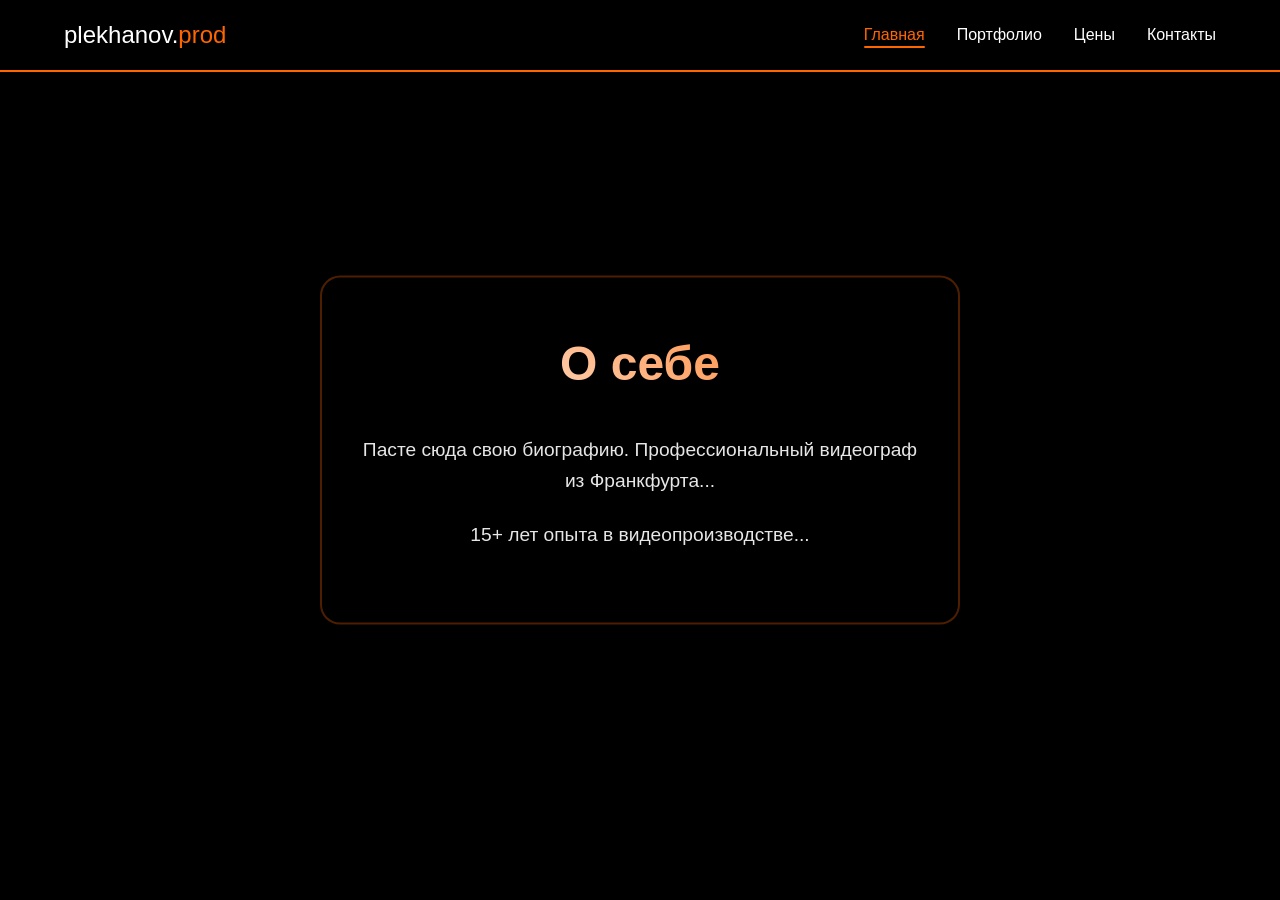
<file: index.html>
<!DOCTYPE html>
<html lang="ru">
<head>
    <meta charset="UTF-8">
    <meta name="viewport" content="width=device-width, initial-scale=1.0">
    <title>plekhanov.prod</title>
    <link rel="stylesheet" href="style.css">
</head>
<script>
document.addEventListener('DOMContentLoaded', function() {
    const currentPage = window.location.pathname.split('/').pop() || 'index.html';
    const links = document.querySelectorAll('.header ul a'); // ONLY NAV MENU LINKS
    
    links.forEach(link => {
        if (link.getAttribute('href') === currentPage) {
            link.classList.add('active');
        }
    });
});
</script>
<body>
    <nav class="header">
        <a href="index.html" class="logo">plekhanov.<span>prod</span></a>
        <ul>
            <li><a href="index.html" class="active">Главная</a></li>
            <li><a href="portfolio.html">Портфолио</a></li>
            <li><a href="prices.html">Цены</a></li>
            <li><a href="contacts.html">Контакты</a></li>
        </ul>
    </nav>
    
    <main class="main-content">
    <!-- YOUR BACKGROUND IMAGE -->
    <div class="hero" style="background-image: url('https://raw.githubusercontent.com/naimEND/naimEND.github.io/0_pSHP9z4XFHgTAmvR (2).jpg');">
        <div class="hero-overlay"></div>
        
        <!-- BIO TEXT HIGHER - OVER BACKGROUND -->
        <section class="bio hero-bio">
            <h2>О себе</h2>
            <p>Пасте сюда свою биографию. Профессиональный видеограф из Франкфурта...</p>
            <p>15+ лет опыта в видеопроизводстве...</p>
        </section>
    </div>
    </main>
</body>
</html>
</file>
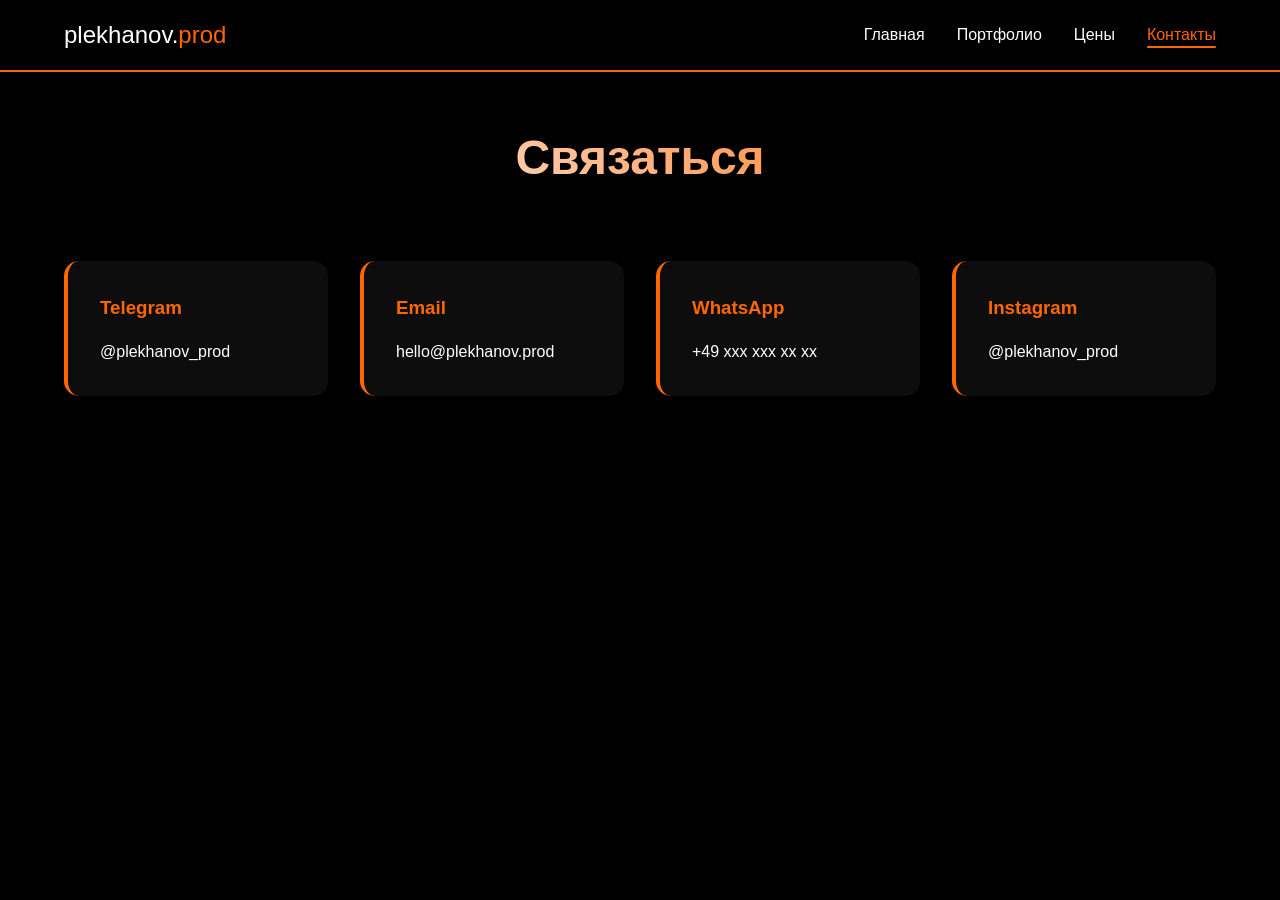
<file: contact.html>
<!DOCTYPE html>
<html lang="ru">
<head>
    <meta charset="UTF-8">
    <meta name="viewport" content="width=device-width, initial-scale=1.0">
    <title>Контакты - plekhanov.prod</title>
    <link rel="stylesheet" href="style.css">
</head>
<script>
document.addEventListener('DOMContentLoaded', function() {
    const currentPage = window.location.pathname.split('/').pop() || 'index.html';
    const links = document.querySelectorAll('.header a');
    
    links.forEach(link => {
        if (link.getAttribute('href') === currentPage) {
            link.classList.add('active');
        }
    });
});
</script>
<body>
    <nav class="header">
        <a href="index.html" class="logo">plekhanov.<span>prod</span></a>
        <ul>
            <li><a href="index.html">Главная</a></li>
            <li><a href="portfolio.html">Портфолио</a></li>
            <li><a href="prices.html">Цены</a></li>
            <li><a href="contacts.html" class="active">Контакты</a></li>
        </ul>
    </nav>
    
    <main class="contacts-main fade-in">
        <h1>Связаться</h1>
        <div class="platforms">
            <!-- PASTE YOUR LINKS HERE -->
            <div class="platform">
                <h3>Telegram</h3>
                <p>@plekhanov_prod</p>
            </div>
            <div class="platform">
                <h3>Email</h3>
                <p>hello@plekhanov.prod</p>
            </div>
            <div class="platform">
                <h3>WhatsApp</h3>
                <p>+49 xxx xxx xx xx</p>
            </div>
            <div class="platform">
                <h3>Instagram</h3>
                <p>@plekhanov_prod</p>
            </div>
        </div>
    </main>
</body>
</html>
</file>
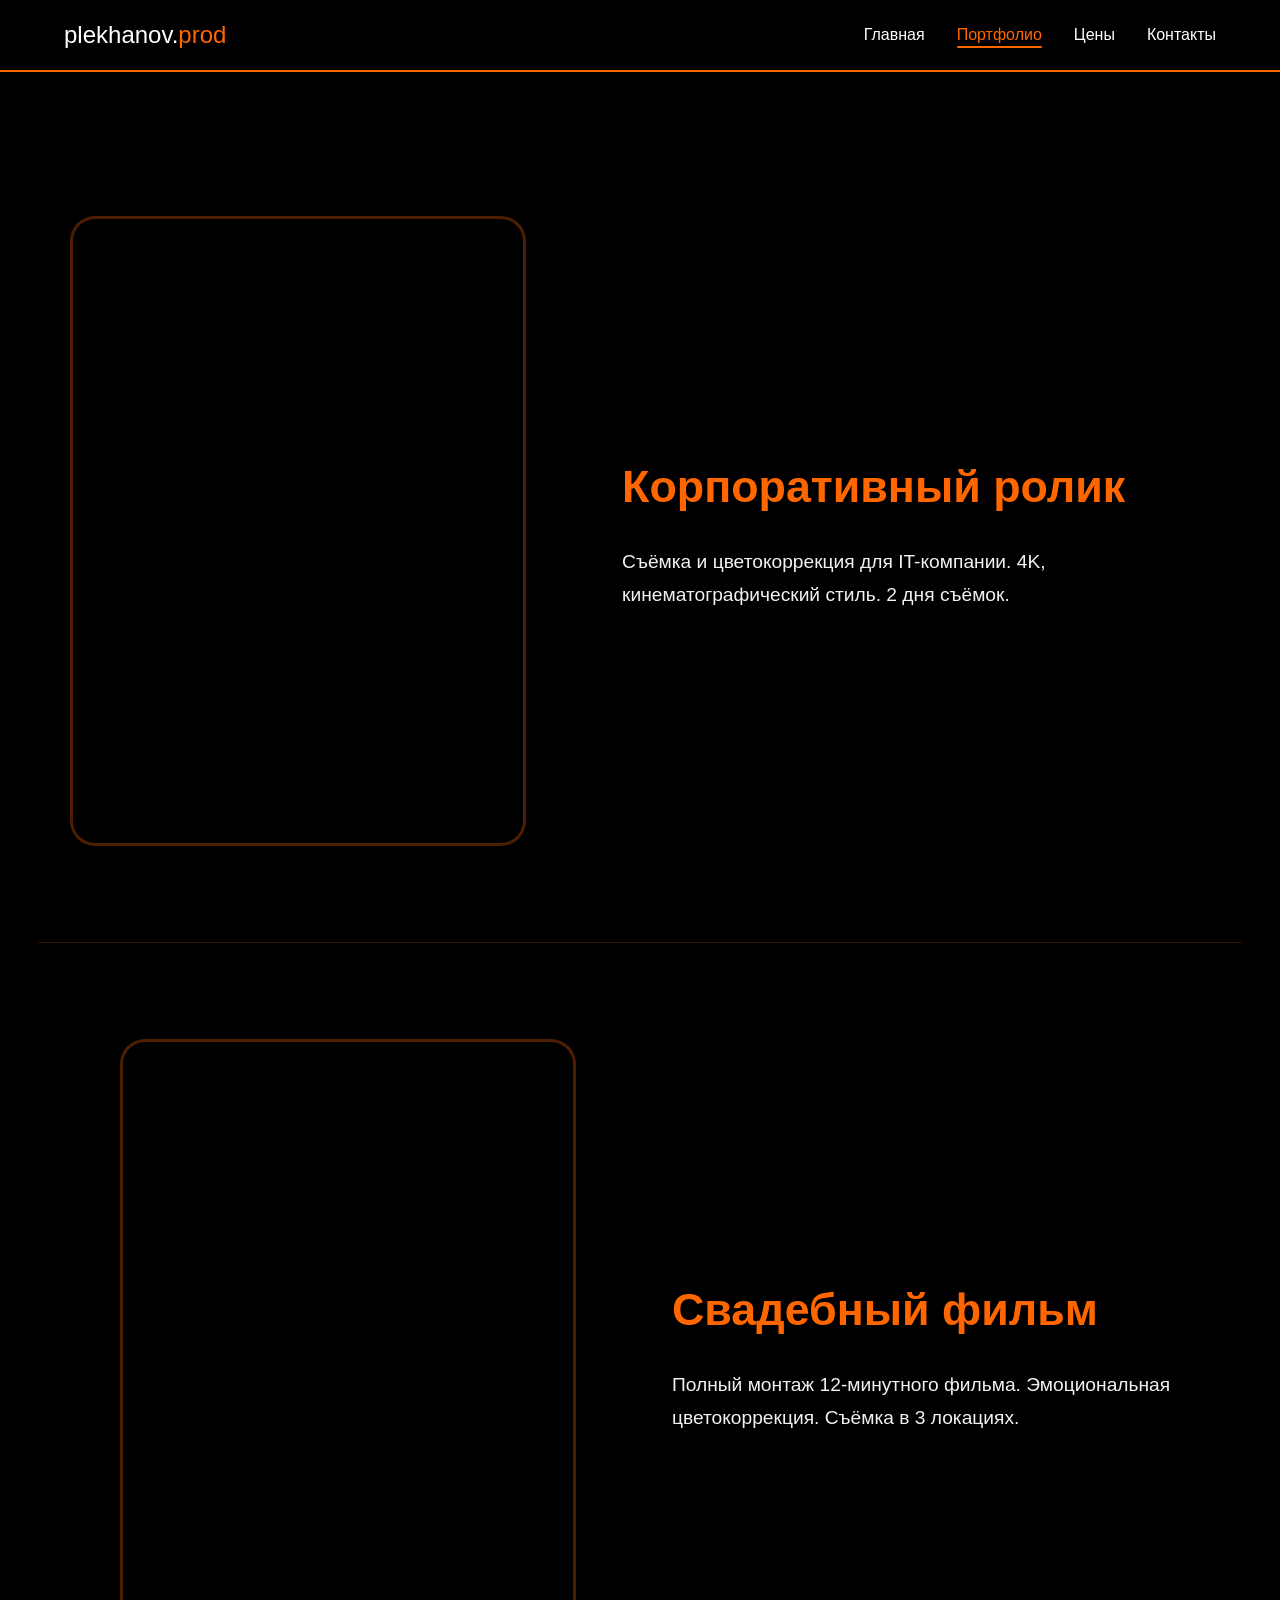
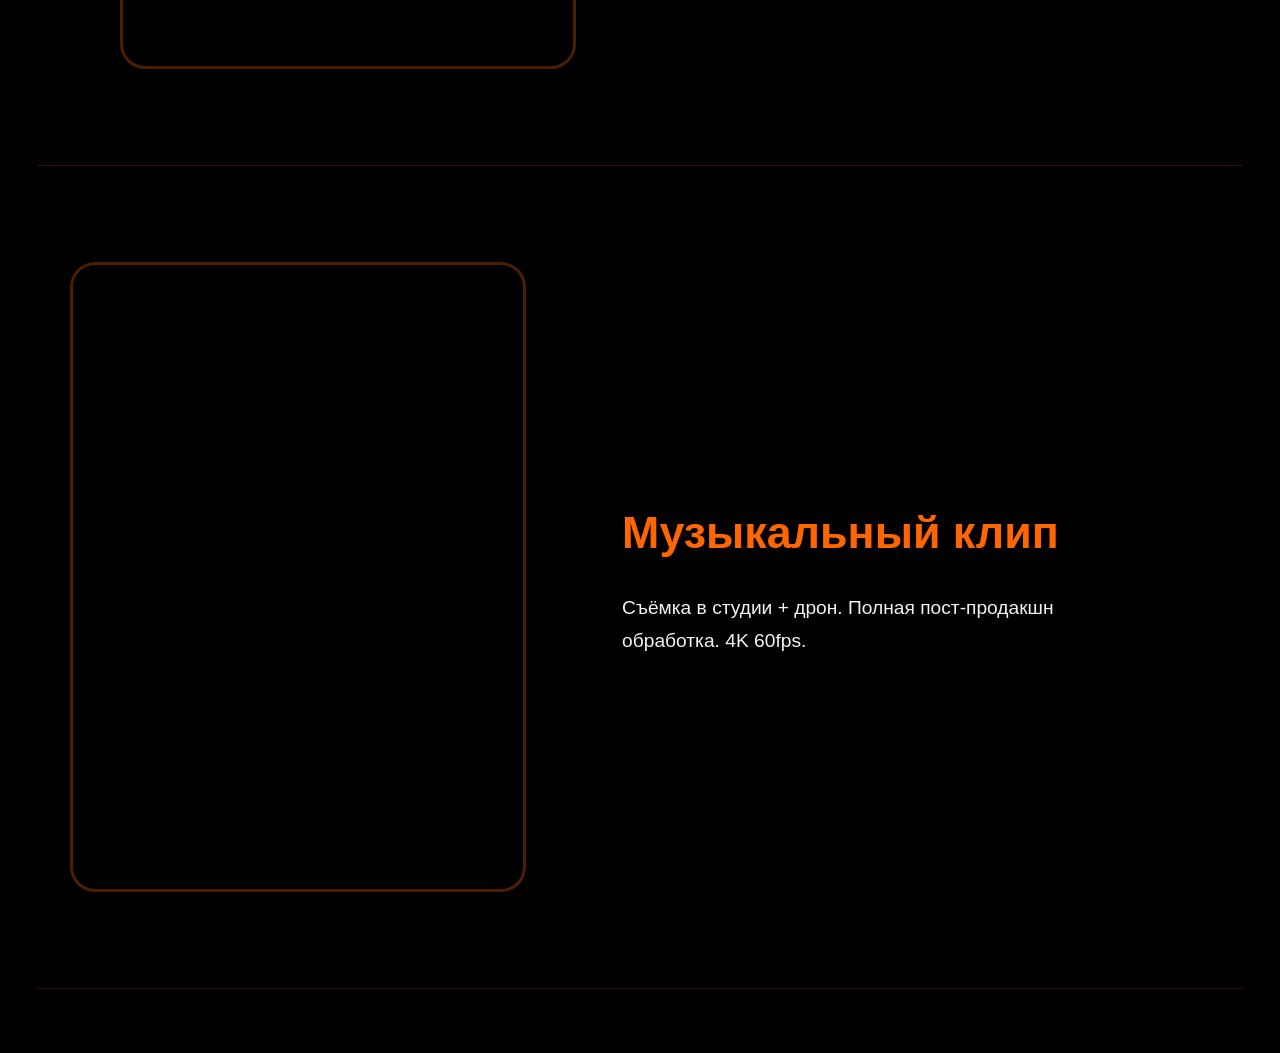
<file: portfolio.html>
<!DOCTYPE html>
<html lang="ru">
<head>
    <meta charset="UTF-8">
    <meta name="viewport" content="width=device-width, initial-scale=1.0">
    <title>Портфолио - plekhanov.prod</title>
    <link rel="stylesheet" href="style.css">
</head>
<body>
    <nav class="header">
        <a href="index.html" class="logo">plekhanov.<span>prod</span></a>
        <ul>
            <li><a href="index.html">Главная</a></li>
            <li><a href="portfolio.html" class="active">Портфолио</a></li>
            <li><a href="prices.html">Цены</a></li>
            <li><a href="contacts.html">Контакты</a></li>
        </ul>
    </nav>
    
    <main class="portfolio-main">
    <!-- EXAMPLE 1: IMAGE LEFT, TEXT RIGHT (40% image, 50% text) -->
    <section class="portfolio-item alternate-1">
        <div class="portfolio-image" style="background-image: url('https://raw.githubusercontent.com/naimEND/naimEND.github.io/0_pSHP9z4XFHgTAmvR (2).jpg');"></div>
        <div class="portfolio-text">
            <h2>Корпоративный ролик</h2>
            <p>Съёмка и цветокоррекция для IT-компании. 4K, кинематографический стиль. 2 дня съёмок.</p>
        </div>
    </section>
    
    <!-- EXAMPLE 2: IMAGE RIGHT, TEXT LEFT -->
    <section class="portfolio-item alternate-2">
        <div class="portfolio-text">
            <h2>Свадебный фильм</h2>
            <p>Полный монтаж 12-минутного фильма. Эмоциональная цветокоррекция. Съёмка в 3 локациях.</p>
        </div>
        <div class="portfolio-image" style="background-image: url('https://raw.githubusercontent.com/naimEND/naimEND.github.io/0_pSHP9z4XFHgTAmvR (2).jpg');"></div>
    </section>
    
    <!-- EXAMPLE 3: IMAGE LEFT again -->
    <section class="portfolio-item alternate-1">
        <div class="portfolio-image" style="background-image: url('https://raw.githubusercontent.com/naimEND/naimEND.github.io/0_pSHP9z4XFHgTAmvR (2).jpg');"></div>
        <div class="portfolio-text">
            <h2>Музыкальный клип</h2>
            <p>Съёмка в студии + дрон. Полная пост-продакшн обработка. 4K 60fps.</p>
        </div>
    </section>
</main>
</file>
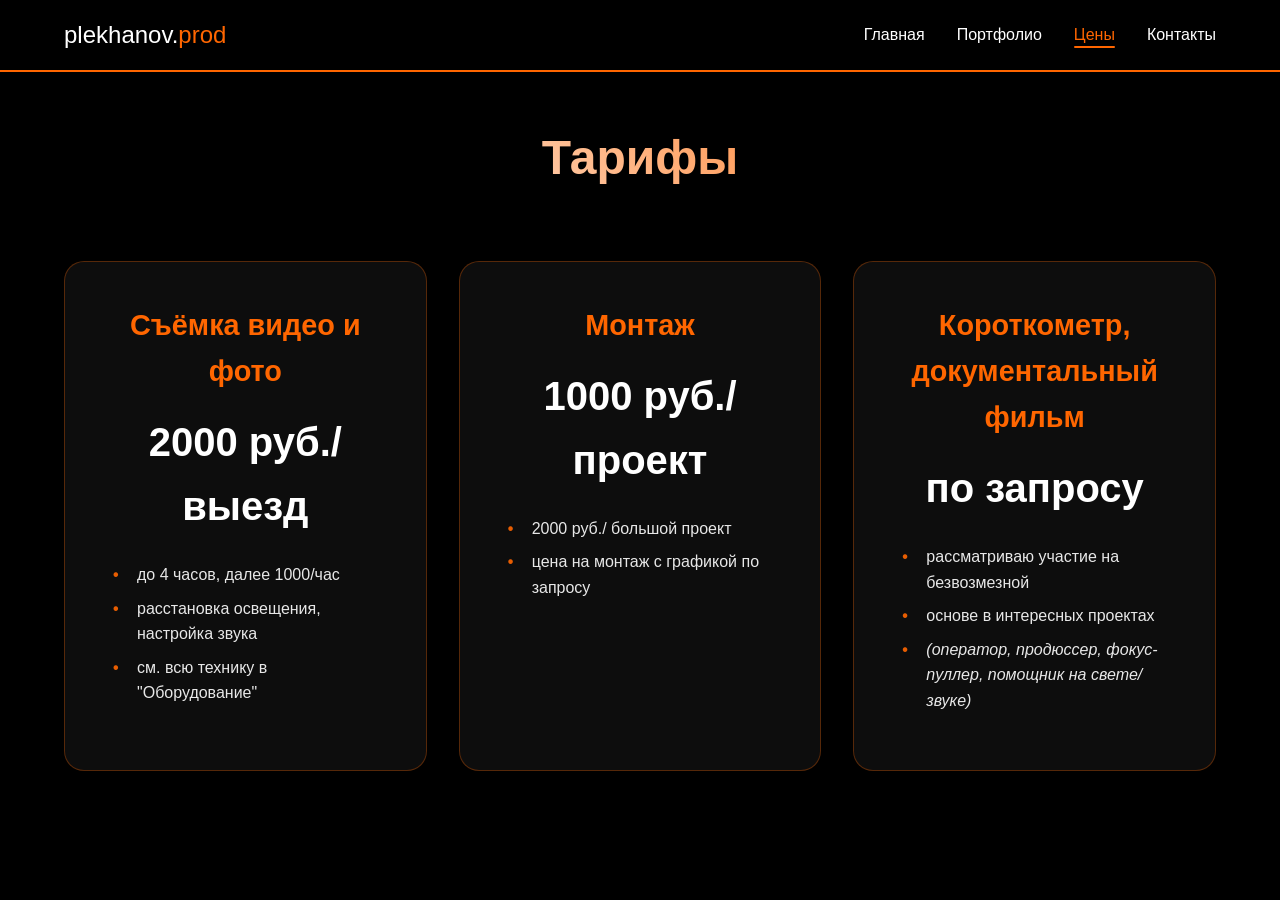
<file: prices.html>
<!DOCTYPE html>
<html lang="ru">
<head>
    <meta charset="UTF-8">
    <meta name="viewport" content="width=device-width, initial-scale=1.0">
    <title>Цены - plekhanov.prod</title>
    <link rel="stylesheet" href="style.css">
</head>
<body>
    <nav class="header">
        <a href="index.html" class="logo">plekhanov.<span>prod</span></a>
        <ul>
            <li><a href="index.html">Главная</a></li>
            <li><a href="portfolio.html">Портфолио</a></li>
            <li><a href="prices.html" class="active">Цены</a></li>
            <li><a href="contacts.html">Контакты</a></li>
        </ul>
    </nav>
    
    <main class="prices-main fade-in">
        <h1>Тарифы</h1>
        <div class="price-grid">
            <div class="price-card slide-in">
                <h3>Съёмка видео и фото</h3>
                <div class="price">2000 руб./выезд</div>
                <ul>
                    <li>до 4 часов, далее 1000/час</li>
                    <li>расстановка освещения, настройка звука</li>
                    <li>см. всю технику в "Оборудование"</li>
                </ul>
            </div>
            <div class="price-card slide-in">
                <h3>Монтаж</h3>
                <div class="price">1000 руб./проект</div>
                <ul>
                    <li>2000 руб./ большой проект</li>
                    <li>цена на монтаж с графикой по запросу</li>
                </ul>
            </div>
            <div class="price-card slide-in">
                <h3>Короткометр, документальный фильм</h3>
                <div class="price">по запросу</div>
                <ul>
                    <li>рассматриваю участие на безвозмезной</li>
                    <li>основе в интересных проектах</li>
                    <li><i>(оператор, продюссер, фокус-пуллер, помощник на свете/звуке)<i></li>
                </ul>
            </div>
        </div>
    </main>
</body>
</html>
</file>
<file: style.css>
* { margin: 0; padding: 0; box-sizing: border-box; }

body {
    font-family: -apple-system, BlinkMacSystemFont, 'Segoe UI', sans-serif;
    background: #000;
    color: #fff;
    line-height: 1.6;
    overflow-x: hidden;
}

.header {
    position: fixed;
    top: 0;
    width: 100%;
    background: rgba(0,0,0,0.95);
    backdrop-filter: blur(10px);
    padding: 1rem 5%;
    display: flex;
    justify-content: space-between;
    align-items: center;
    z-index: 1000;
    border-bottom: 2px solid #FF6600; /* ORANGE BORDER */
}

.logo { 
    font-size: 1.5rem; 
    font-weight: 700; 
    text-decoration: none;
    color: #fff;
}

.logo span { 
    color: #FF6600 !important; /* FORCE ORANGE */
}

.header ul {
    display: flex;
    list-style: none;
    gap: 2rem;
}

.header a {
    color: #fff;
    text-decoration: none;
    font-weight: 500;
    transition: all 0.3s ease;
    position: relative;
}

.header a:hover {
    color: #FF6600 !important; /* ORANGE ON HOVER */
}

.header a.active {
    color: #FF6600 !important; /* ORANGE ON ACTIVE */
}

.header a.active::after {
    content: '';
    position: absolute;
    bottom: -8px;
    left: 0;
    width: 100%;
    height: 3px;
    background: #FF6600;
    border-radius: 2px;
}

.logo { 
    font-size: 1.5rem; 
    font-weight: 700; 
    text-decoration: none;
    color: #fff;
}

.logo span { color: #FF6600; }

.header ul {
    display: flex;
    list-style: none;
    gap: 2rem;
}

.header a {
    color: #fff;
    text-decoration: none;
    font-weight: 500;
    transition: color 0.3s ease;
    position: relative;
}

.header a:hover, .header a.active {
    color: #FF6600;
}

.header a.active::after {
    content: '';
    position: absolute;
    bottom: -5px;
    left: 0;
    width: 100%;
    height: 2px;
    background: #FF6600;
}






.hero {
    position: fixed;      /* FIXED behind everything */
    top: 0;
    left: 0;
    width: 100vw;         /* FULL viewport width */
    height: 100vh;        /* FULL viewport height */
    background-size: cover;
    background-position: center;
    background-repeat: no-repeat;
    z-index: -1;          /* BEHIND header/content */
}

.hero-overlay {
    position: absolute;
    top: 0;
    left: 0;
    right: 0;
    bottom: 0;
    background: rgba(0,0,0,0.6);
}


.main-content, .prices-main, .contacts-main {
    position: relative;   /* Brings content above background */
    z-index: 1;
    min-height: 100vh;
    padding: 120px 5% 5%; /* Header height + content */
    max-width: 1400px;
    margin: 0 auto;
}








.hero-bio {
    position: absolute;
    top: 50%;
    left: 50%;
    transform: translate(-50%, -50%);
    max-width: 700px;
    text-align: center;
    padding: 3rem 2rem;
    background: rgba(0,0,0,0.8);
    border: 2px solid rgba(255,102,0,0.3);
    border-radius: 20px;
    z-index: 2;
    box-shadow: 0 20px 40px rgba(0,0,0,0.5);
    /* FIXED ANIMATION - starts centered, just fades in */
    opacity: 0;
    animation: fadeInOnly 1.5s ease forwards;
}

@keyframes fadeInOnly {
    to {
        opacity: 1;
    }
}

.hero-bio h2 {
    font-size: 3rem;
    margin-bottom: 2rem;
    background: linear-gradient(45deg, #fff, #FF6600);
    -webkit-background-clip: text;
    -webkit-text-fill-color: transparent;
    background-clip: text;
}



.bio, .prices-main h1, .contacts-main h1 {
    text-align: center;
    max-width: 800px;
    margin: 0 auto 4rem;
}

.bio h2, .prices-main h1, .contacts-main h1 {
    font-size: 3rem;
    margin-bottom: 2rem;
    background: linear-gradient(45deg, #fff, #FF6600);
    -webkit-background-clip: text;
    -webkit-text-fill-color: transparent;
    background-clip: text;
}

.bio p { font-size: 1.2rem; margin-bottom: 1.5rem; opacity: 0.9; }

.portfolio-main {
    padding: 120px 3% 5%;
    max-width: 1600px;  /* MORE SPACE */
    margin: 0 auto;
}

.portfolio-item {
    display: flex;
    align-items: center;
    min-height: 80vh;    /* FULL SCREEN HEIGHT */
    padding: 6rem 2rem;  /* MORE VERTICAL SPACE */
    border-bottom: 1px solid rgba(255,102,0,0.2);
    gap: 4rem;           /* SPACE BETWEEN IMAGE/TEXT */
}

.portfolio-image {
    flex: 0 0 40%;       /* 40% IMAGE */
    height: 70vh;        /* TALL IMAGE */
    background-size: cover;
    background-position: center;
    border-radius: 25px;
    border: 3px solid rgba(255,102,0,0.3);
    transition: all 0.5s ease;
    box-shadow: 0 30px 60px rgba(0,0,0,0.4);
}

.portfolio-image:hover {
    transform: scale(1.02);
    border-color: #FF6600;
    box-shadow: 0 40px 80px rgba(255,102,0,0.2);
}

.portfolio-text {
    flex: 0 0 50%;       /* LIMITED 50% TEXT */
    padding: 2rem;
    max-width: 600px;    /* NO TOO MUCH TEXT WIDTH */
}

.portfolio-text h2 {
    font-size: 2.8rem;
    color: #FF6600;
    margin-bottom: 1.5rem;
}

.portfolio-text p {
    font-size: 1.2rem;
    line-height: 1.7;
    opacity: 0.95;
}

/* ALTERNATING LAYOUT */
.alternate-2 {
    flex-direction: row-reverse;  /* FLIPS: TEXT LEFT, IMAGE RIGHT */
}

/* MOBILE */
@media (max-width: 768px) {
    .portfolio-item {
        flex-direction: column !important;
        min-height: 70vh;
        padding: 4rem 1rem;
        text-align: center;
    }
    .portfolio-image {
        flex: 0 0 80%;
        height: 50vh;
        margin-bottom: 2rem;
    }
    .portfolio-text {
        flex: 0 0 90%;
        max-width: none;
    }
}


.text-right .text-content { order: 1; }
.text-left .text-content { order: 2; }

.text-content {
    flex: 1;
    padding: 0 4rem;
}

.text-content h2 {
    font-size: 2.5rem;
    margin-bottom: 1.5rem;
    color: #FF6600;
}

.image-placeholder {
    flex: 1;
    height: 500px;
    background-size: cover;
    background-position: center;
    border-radius: 20px;
    border: 2px solid #FF6600;
    transition: transform 0.5s ease, box-shadow 0.5s ease;
}

.image-placeholder:hover {
    transform: scale(1.02);
    box-shadow: 0 20px 40px rgba(255,102,0,0.3);
}

.price-grid {
    display: grid;
    grid-template-columns: repeat(auto-fit, minmax(300px, 1fr));
    gap: 2rem;
    margin-top: 4rem;
}

.price-card {
    background: rgba(255,255,255,0.05);
    padding: 2.5rem;
    border-radius: 20px;
    border: 1px solid rgba(255,102,0,0.3);
    text-align: center;
    transition: all 0.4s ease;
}

.price-card:hover {
    background: rgba(255,102,0,0.1);
    transform: translateY(-10px);
    border-color: #FF6600;
}

.price-card h3 { color: #FF6600; font-size: 1.8rem; margin-bottom: 1rem; }
.price { font-size: 2.5rem; font-weight: 700; color: #fff; margin-bottom: 1.5rem; }
.price-card ul { list-style: none; text-align: left; }
.price-card li { margin-bottom: 0.5rem; opacity: 0.9; }


.price-card ul {
    list-style: none;
    padding-left: 2rem;
    margin: 1rem 0;
}

.price-card li {
    position: relative;
    margin-bottom: 0.5rem;
    opacity: 0.9;
}

.price-card li::before {
    content: "•";
    color: #FF6600;
    font-weight: bold;
    position: absolute;
    left: -1.5rem;
}





.platforms {
    display: grid;
    grid-template-columns: repeat(auto-fit, minmax(250px, 1fr));
    gap: 2rem;
    margin-top: 4rem;
}

.platform {
    background: rgba(255,255,255,0.05);
    padding: 2rem;
    border-radius: 15px;
    border-left: 4px solid #FF6600;
    transition: all 0.3s ease;
}

.platform:hover {
    background: rgba(255,102,0,0.1);
    transform: translateX(10px);
}

.platform h3 { color: #FF6600; margin-bottom: 1rem; }

/* ANIMATIONS */
.fade-in {
    opacity: 0;
    transform: translateY(30px);
    animation: fadeInUp 1s ease forwards;
}

.slide-in {
    opacity: 0;
    transform: translateY(50px);
    animation: slideInUp 0.8s ease forwards;
}

.slide-in:nth-child(2) { animation-delay: 0.2s; }
.slide-in:nth-child(3) { animation-delay: 0.4s; }

@keyframes fadeInUp {
    to {
        opacity: 1;
        transform: translateY(0);
    }
}

@keyframes slideInUp {
    to {
        opacity: 1;
        transform: translateY(0);
    }
}

/* MOBILE */
@media (max-width: 768px) {
    .header ul { gap: 1rem; font-size: 0.9rem; }
    .portfolio-item { flex-direction: column; text-align: center; }
    .text-content { padding: 2rem 0; order: 2; }
    .image-placeholder { height: 300px; order: 1; margin-bottom: 2rem; }
}
</file>
